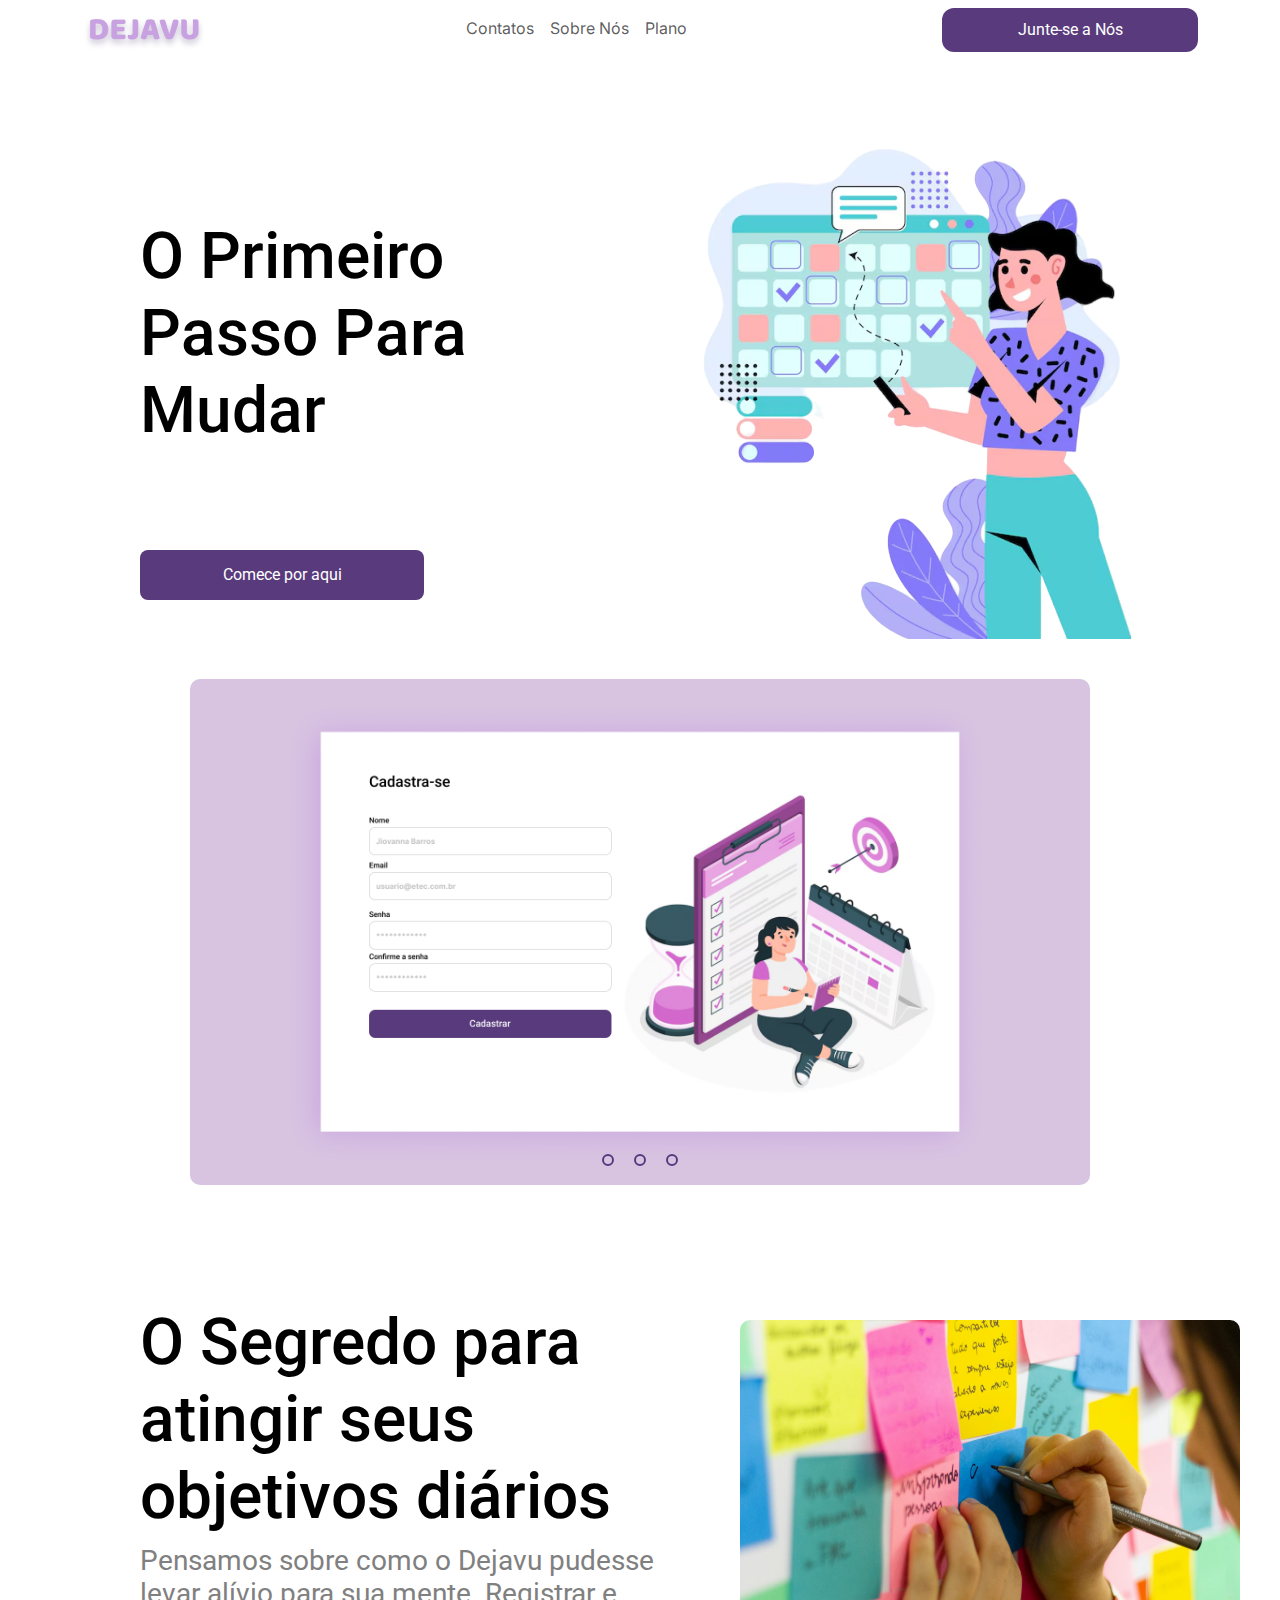
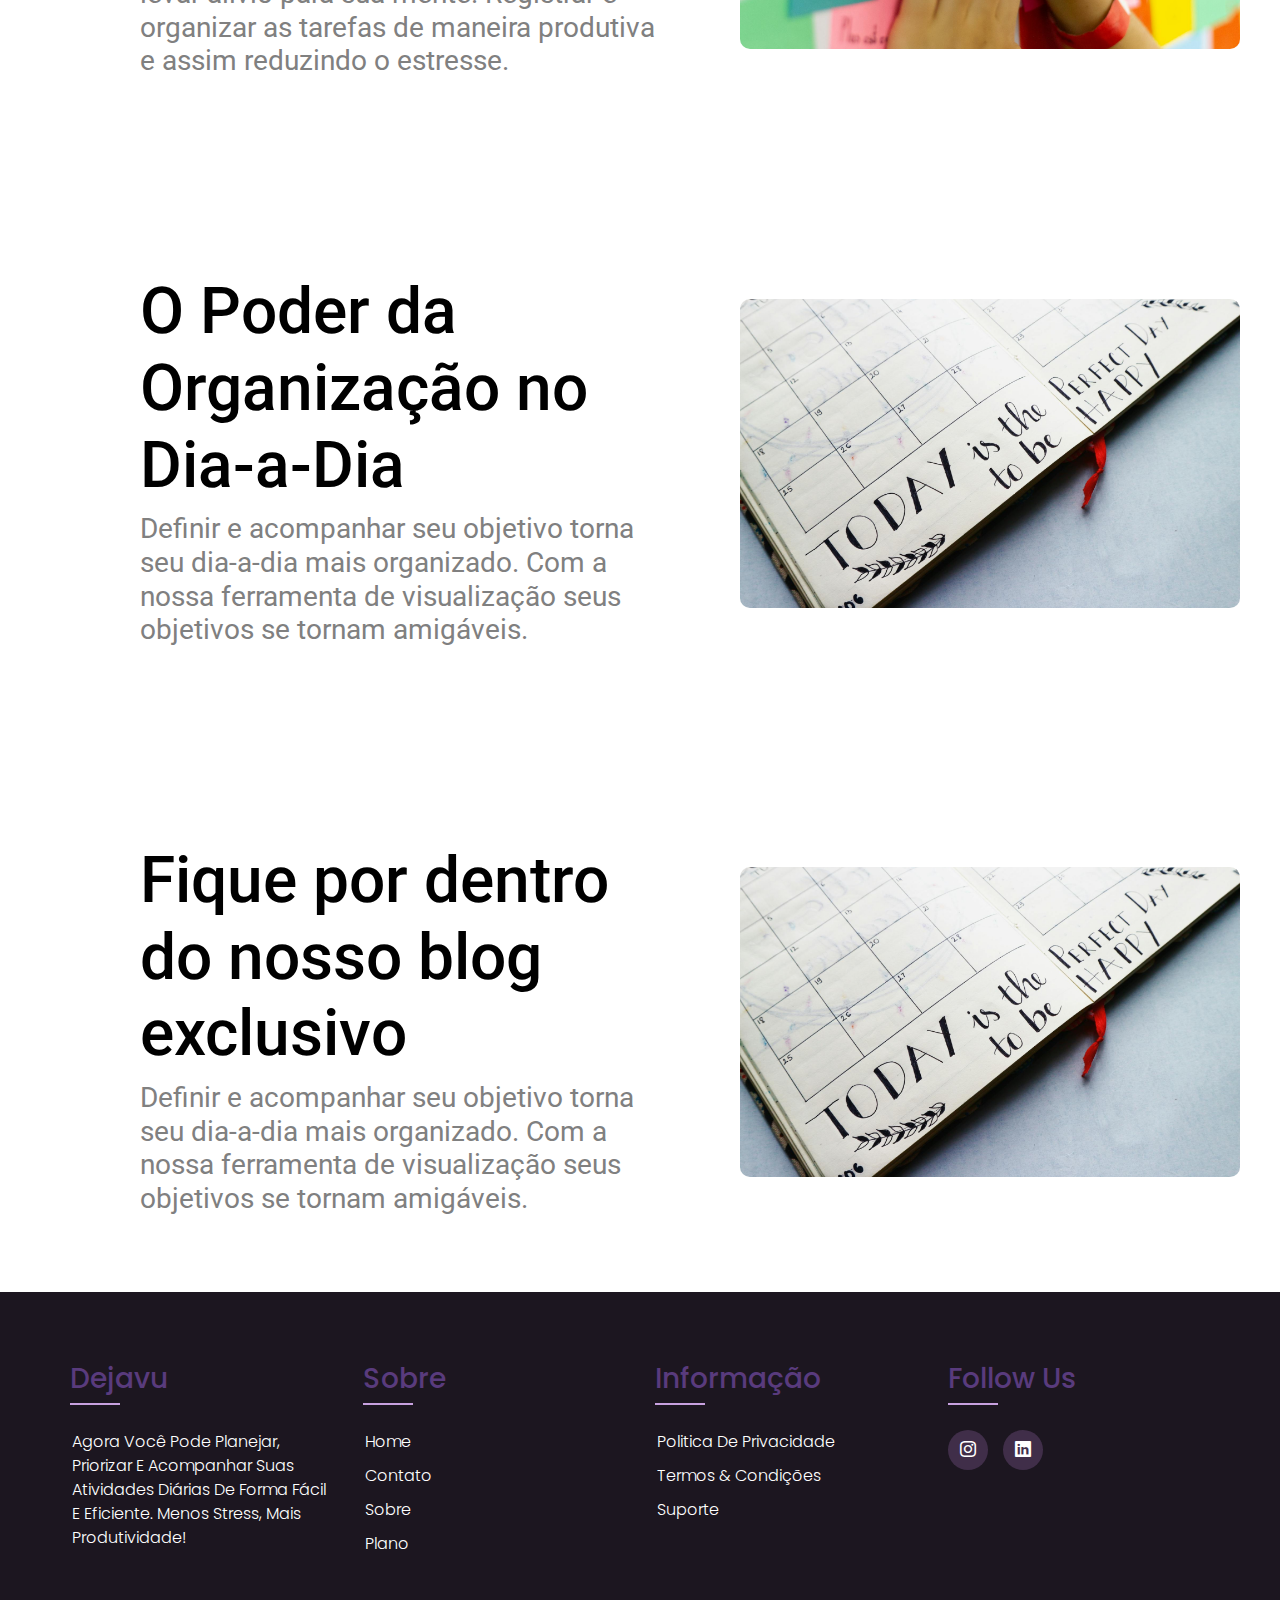
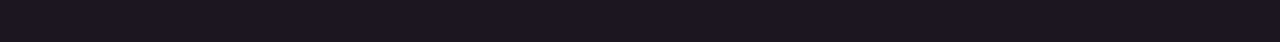
<file: index.html>
<!DOCTYPE html>
<html lang="pt-BR">

<head>
    <meta charset="UTF-8">
    <meta name="viewport" content="width=device-width, initial-scale=1.0">
    <link rel="stylesheet" href="assets/css/index.css">
    <link rel="icon" href="assets/img/DejavuLogoofc.png" type="image/x-icon">
    <title>Dejavu</title>
</head>

<body>
    <!--NavBar-->
    <nav class="navbar navbar-expand-lg bg-transparent ">
        <div class="container">
            <!--Logo-->
            <a href="index.html">
                <img src="assets/img/dejavuLogo.png" alt="Logo Dejavu" class="logo-img">
            </a>
            <!--Toggle Button-->
            <button class="navbar-toggler shadow-none border-0" type="button" data-bs-toggle="offcanvas"
                data-bs-target="#offcanvas-navbar" aria-controls="offcanvas-navbar" aria-label="Toggle navigation">
                <span class="navbar-toggler-icon"></span>
            </button>

            <!--SideBar-->
            <div class="sidebar offcanvas offcanvas-start" tabindex="-1" id="offcanvas-navbar"
                aria-labelledby="offcanvas-navbar-label">
                <div class="offcanvas-header">
                    <img src="assets/img/dejavuLogo.png" alt="Logo Dejavu" class="logo-img-sidebar"
                        style="margin-top: 15px;">
                    <button type="button" class="btn-close" data-bs-dismiss="offcanvas" aria-label="Close"></button>
                </div>
                <div class="offcanvas-body">
                    <ul class="navbar-nav justify-content-center flex-grow-1 pe-3">
                        <li class="nav-item">
                            <a class="nav-link" href="contacts.html">Contatos</a>
                        </li>
                        <li class="nav-item">
                            <a class="nav-link" href="about-us.html">Sobre Nós</a>
                        </li>
                        </li>
                        <a class="nav-link" href="#">Plano</a>
                        </li>
                    </ul>

                    <!--Login // Sign Up-->
                    <div class="d-flex justify-content-center align-items-center gap-3">
                        <a href="register.html" class="register-button">Junte-se a Nós</a>
                    </div>

                </div>
            </div>
        </div>
    </nav>
    <!--Hero Section-->
    <section class="hero-section">
        <div class="content-2">
            <h1 class="title">O Primeiro<br>Passo Para<br>Mudar</h1>
            <div class="buttons">
                <a href="home.html" class="button primary">Comece por aqui</a>
                
            </div>
        </div>
        <div class="image-container">
            <img src="assets/img/foto-home.png" alt="teste" style="width: 449px; height: 509px;">
        </div>
    </section>
    <!--End Hero Section-->


    <!--image slider start-->
    <div class="slider">
        <div class="slides">
            <!--radio buttons start-->
            <input type="radio" name="radio-btn" id="radio1">
            <input type="radio" name="radio-btn" id="radio2">
            <input type="radio" name="radio-btn" id="radio3">
            <input type="radio" name="radio-btn" id="radio4">
            <!--radio buttons end-->

            <!--slide images start-->
            <div class="slide first">
                <img src="assets/img/signup-screen-2024.png" alt="">
            </div>
            <div class="slide">
                <img src="assets/img/home-screen-2024.png" alt="">
            </div>
            <div class="slide">
                <img src="assets/img/Login.png" alt="">
            </div>
            <!--slide images end-->

            <!--automatic navigation start-->
            <div class="navigation-auto">
                <div class="auto-btn1"></div>
                <div class="auto-btn2"></div>
                <div class="auto-btn3"></div>
            </div>
            <!--automatic navigation end-->
        </div>
    </div>
    <!--image slider end-->

    <!--Seção de texto 1-->
    <section class="text-section">
        <div class="content">
            <h1 class="title-2">O Segredo para <br> atingir seus <br> objetivos diários</h1>
            <p class="description">Pensamos sobre como o Dejavu pudesse <br> levar alívio para sua mente. Registrar e
                <br>
                organizar as tarefas de maneira produtiva <br> e assim reduzindo o estresse.
            </p>
        </div>
        <div class="image-section">
            <img src="assets/img/teste.png" alt="teste">
        </div>
    </section>
    <!--Fim da Seção de texto 1-->

    <!--Seção de texto 2-->
    <section class="text-section2">
        <div class="content">
            <h1 class="title-3">O Poder da <br> Organização no <br> Dia-a-Dia</h1>
            <p class="description-2">Definir e acompanhar seu objetivo torna <br> seu dia-a-dia mais organizado. Com a
                <br>nossa
                ferramenta de visualização seus <br> objetivos se tornam amigáveis.
            </p>
        </div>
        <div class="image-section2">
            <img src="assets/img/teste2.png" alt="teste">
        </div>
    </section>
    <!--Fim da Seção de texto 2-->

    <!--Seção de texto 3-->
    <section class="text-section3">
        <div class="content">
            <h1 class="title-4">Fique por dentro <br> do nosso blog <br> exclusivo</h1>
            <p class="description-3">Definir e acompanhar seu objetivo torna <br> seu dia-a-dia mais organizado. Com a
                <br> nossa ferramenta de visualização seus <br> objetivos se tornam amigáveis.
            </p>
        </div>
        <div class="image-section3">
            <img src="assets/img/teste2.png" alt="teste">
        </div>
    </section>
    <!--Fim da Seção de texto 2-->

    <!--Footer-->
    <footer class="footer">
        <div class="footer-container">
            <div class="footer-row">
                <div class="footer-col">
                    <h4>Dejavu</h4>
                    <ul>
                        <li>
                            <p>Agora você pode planejar, priorizar e acompanhar suas atividades diárias de forma fácil e eficiente. Menos stress, mais produtividade! </p>
                        </li>
                    </ul>
                </div>
                <div class="footer-col">
                    <h4>Sobre</h4>
                    <ul>
                        <li><a href="#">Home</a></li>
                        <li><a href="contacts.html">Contato</a></li>
                        <li><a href="about-us.html">Sobre</a></li>
                        <li><a href="#">Plano</a></li>
                    </ul>
                </div>
                <div class="footer-col">
                    <h4>Informação</h4>
                    <ul>
                        <li><a href="#">Politica de privacidade</a></li>
                        <li><a href="#">Termos & Condições</a></li>
                        <li><a href="contacts.html">Suporte</a></li>
                    </ul>
                </div>
                <div class="footer-col">
                    <h4>Follow Us</h4>
                    <div class="social-links">
                        <a href="#"><i class="bi bi-instagram"></i></a>
                        <a href="#"><i class="bi bi-linkedin"></i></a>
                    </div>
                </div>
            </div>
        </div>
    </footer>
    <!--End Footer-->

    <script type="text/javascript">
        var counter = 1;
        setInterval(function () {
            document.getElementById('radio' + counter).checked = true;
            counter++;
            if (counter > 4) {
                counter = 1;
            }
        }, 3000);
    </script>

    <!--End Slider-->

    <!--Bootstrap CSS-->
    <link href="https://cdn.jsdelivr.net/npm/bootstrap@5.3.3/dist/css/bootstrap.min.css" rel="stylesheet"
        integrity="sha384-QWTKZyjpPEjISv5WaRU9OFeRpok6YctnYmDr5pNlyT2bRjXh0JMhjY6hW+ALEwIH" crossorigin="anonymous">
    <!--Bootstrap Icons-->
    <link rel="stylesheet" href="https://cdn.jsdelivr.net/npm/bootstrap-icons@1.11.3/font/bootstrap-icons.min.css">
    <!--Bootstrap JS-->
    <script src="https://cdn.jsdelivr.net/npm/bootstrap@5.3.3/dist/js/bootstrap.bundle.min.js"
        integrity="sha384-YvpcrYf0tY3lHB60NNkmXc5s9fDVZLESaAA55NDzOxhy9GkcIdslK1eN7N6jIeHz"
        crossorigin="anonymous"></script>
</body>

</html>
</file>
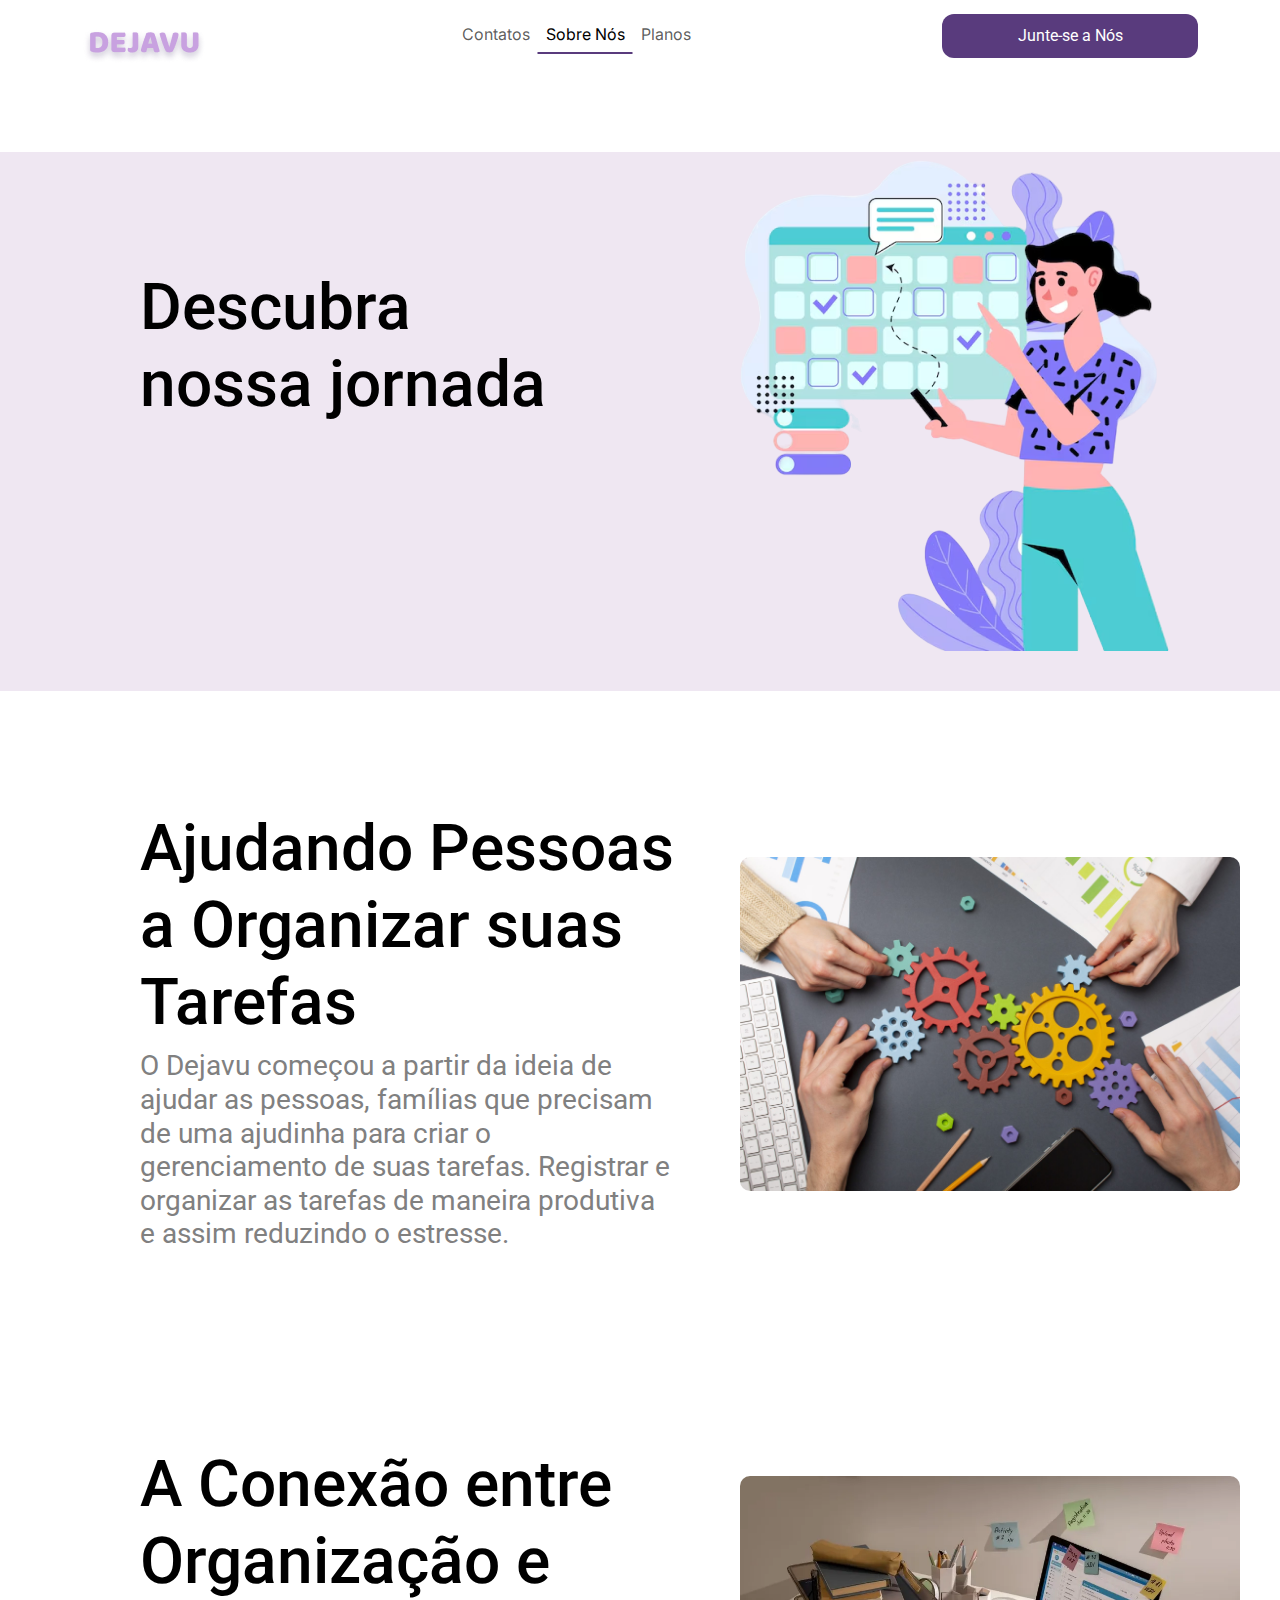
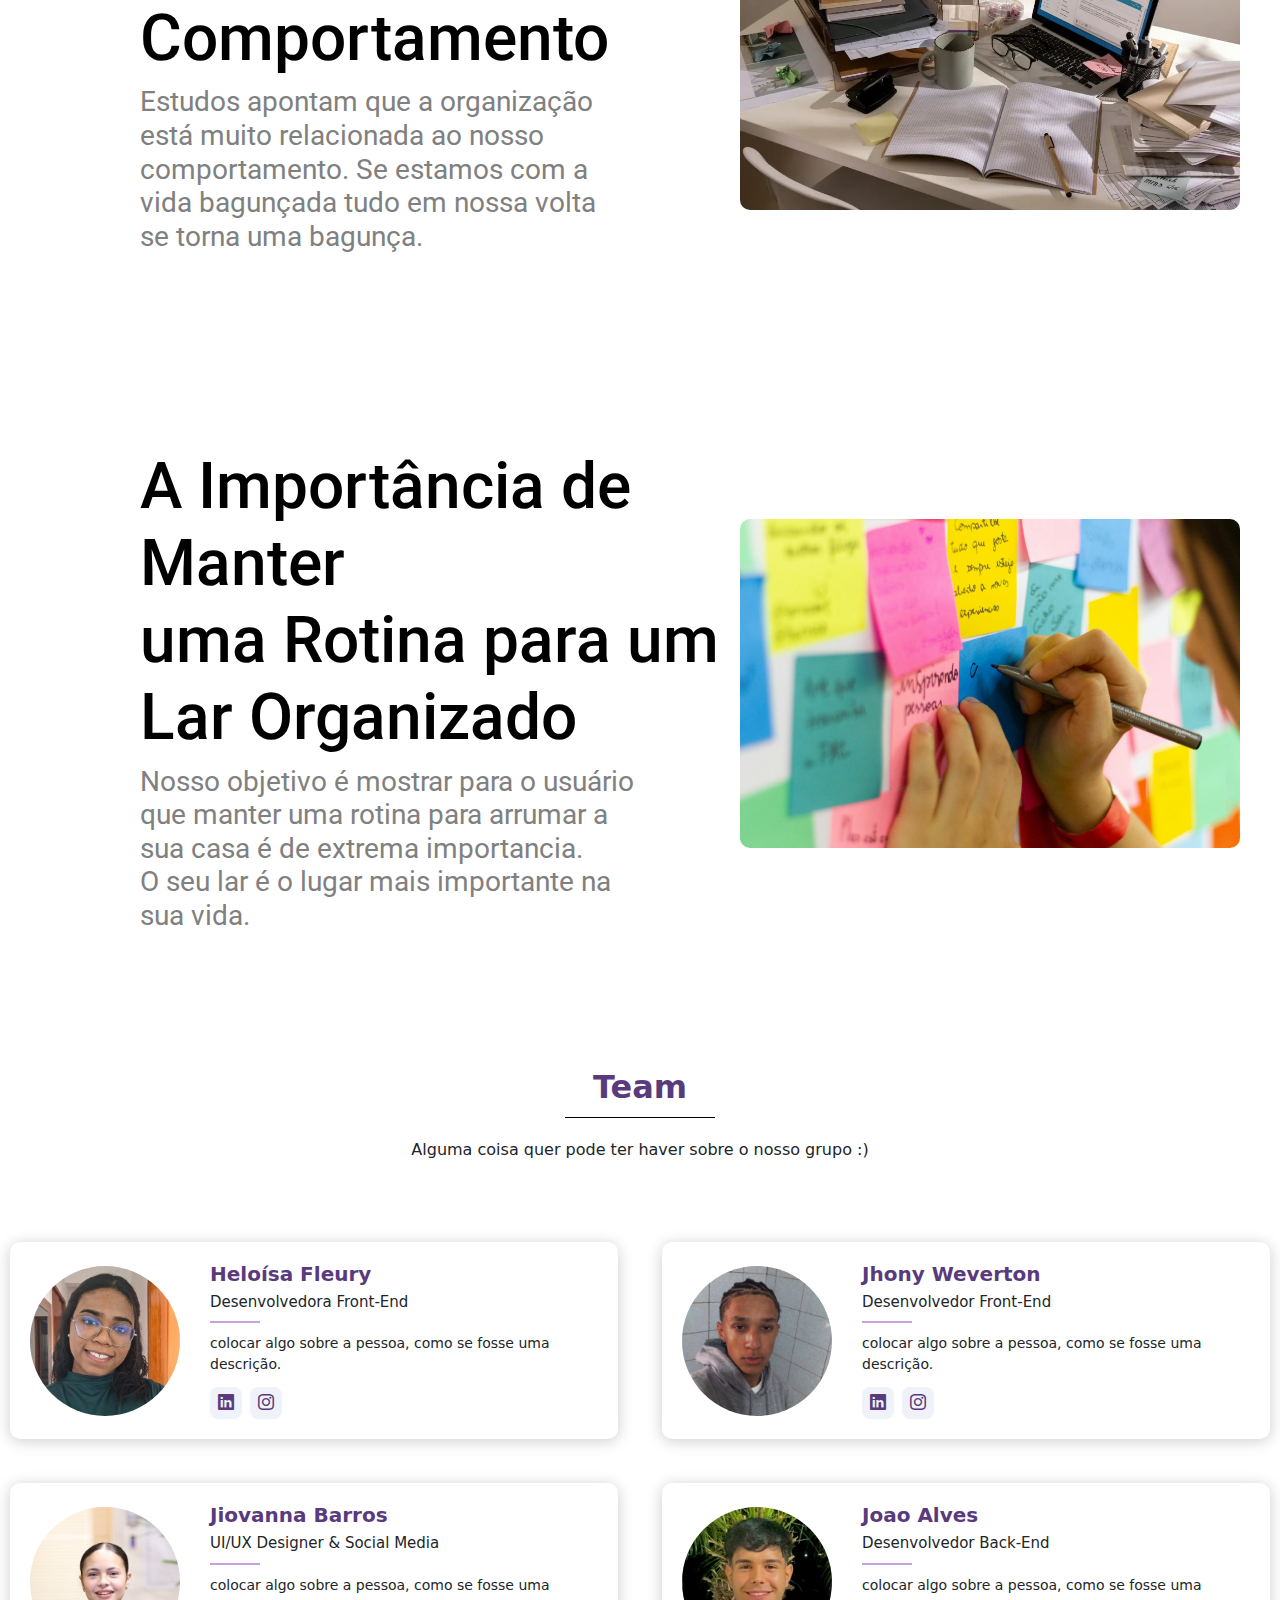
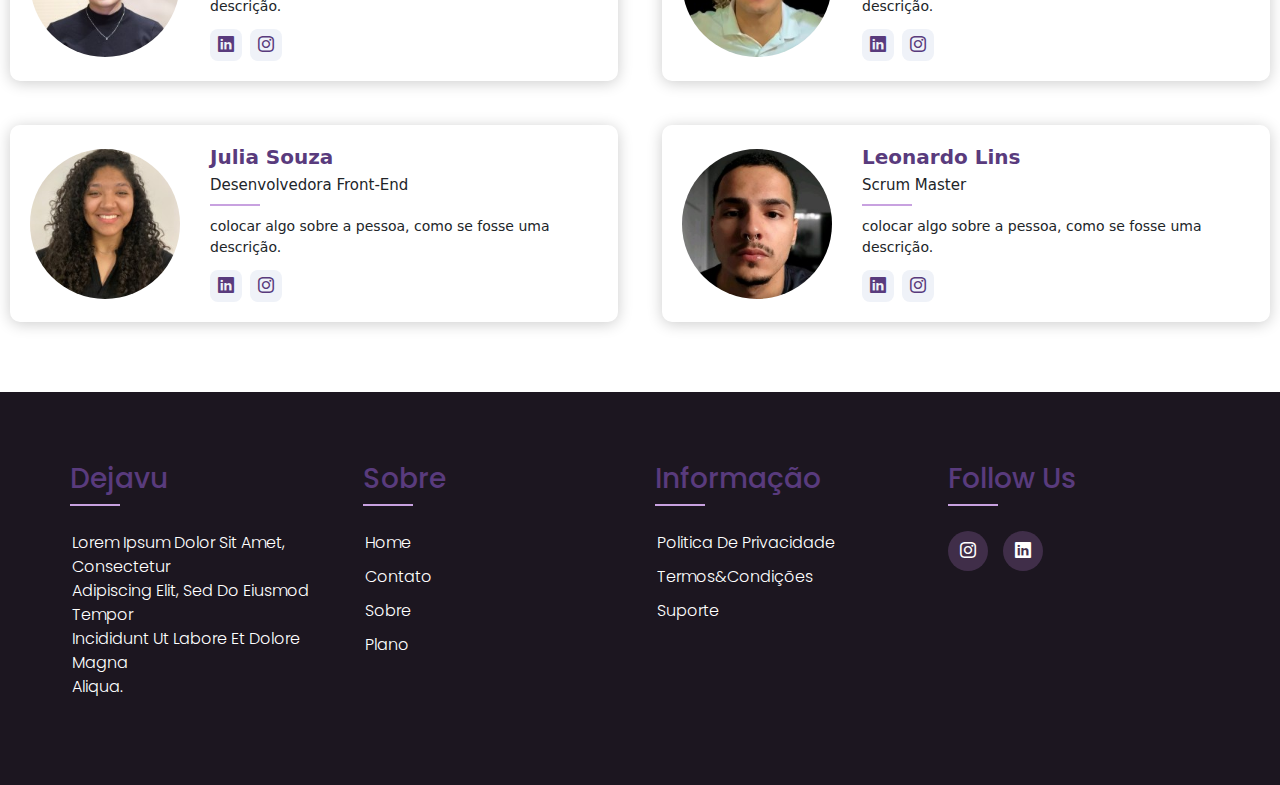
<file: about-us.html>
<!DOCTYPE html>
<html lang="en">

<head>
    <meta charset="UTF-8">
    <meta name="viewport" content="width=device-width, initial-scale=1.0">
    <link rel="icon" href="assets/img/DejavuLogoofc.png" type="image/x-icon">
    <link rel="stylesheet" href="assets/css/about-us.css">
    <title>Dejavu</title>
</head>

<body>
    <!--NavBar-->
    <nav class="navbar navbar-expand-lg bg-transparent">
        <div class="container">
            <!--Logo-->
            <a href="index.html">
                <img src="assets/img/dejavuLogo.png" alt="Logo Dejavu" class="logo-img">
            </a>
            <!--Toggle Button-->
            <button class="navbar-toggler shadow-none border-0" type="button" data-bs-toggle="offcanvas"
                data-bs-target="#offcanvas-navbar" aria-controls="offcanvas-navbar" aria-label="Toggle navigation">
                <span class="navbar-toggler-icon"></span>
            </button>

            <!--SideBar-->
            <div class="sidebar offcanvas offcanvas-start" tabindex="-1" id="offcanvas-navbar"
                aria-labelledby="offcanvas-navbar-label">
                <div class="offcanvas-header">
                    <img src="assets/img/dejavuLogo.png" alt="Logo Dejavu" class="logo-img-sidebar"
                        style="margin-top: 15px;">
                    <button type="button" class="btn-close" data-bs-dismiss="offcanvas" aria-label="Close"></button>
                </div>
                <div class="offcanvas-body">
                    <ul class="navbar-nav justify-content-center flex-grow-1 pe-3">
                        <li class="nav-item">
                            <a class="nav-link" href="contacts.html">Contatos</a>
                        </li>
                        <li class="nav-item">
                            <a class="nav-link active " href=" ">Sobre Nós</a>
                        </li>
                        <li class="nav-item">
                            <a class="nav-link " href=" ">Planos</a>
                        </li>
                    </ul>

                    <!--Login // Sign Up-->
                    <div class="d-flex justify-content-center align-items-center gap-3">
                        <a href="register.html" class="register-button">Junte-se a Nós</a>
                    </div>

                </div>
            </div>
        </div>
    </nav>
    <!--Hero Section-->
    <section class="hero-section">
        <div class="content-2">
            <h1 class="title">Descubra<br> nossa jornada </h1>
            <div class="buttons">
                <a href="#" class="button primary">Comece por aqui</a>
                <a href="#" class="button secondary">Comece por aqui</a>
            </div>
        </div>
        <div class="image-container">
            <img src="assets/img/Foto-home.png" alt="teste" style="width: 449px; height: 509px;">
        </div>
    </section>
    <!--End Hero Section-->


    <!-- Seção de texto 1 -->
 
    <!-- Fim da Seção de texto 1 -->

    <!-- Seção de texto 2 -->
    <section class="section-text section-2">
        <div class="content">
            <h1 class="section-title">Ajudando Pessoas <br> a Organizar suas Tarefas</h1>
            <p class="section-description">O Dejavu começou a partir da ideia de <br> ajudar as pessoas, famílias que
                precisam <br> de uma ajudinha para criar o <br> gerenciamento de suas tarefas.
                Registrar e<br>
                organizar as tarefas de maneira produtiva <br> e assim reduzindo o estresse.
            </p>
        </div>
        <div class="section-image">
            <img src="assets/img/engrenagem.jpg" alt="teste">
        </div>
    </section>
    <!-- Fim da Seção de texto 2 -->

    <!-- Seção de texto 3 -->
    <section class="section-text section-3">
        <div class="content">
            <h1 class="section-title">A Conexão entre <br> Organização e <br> Comportamento</h1>
            <p class="section-description">Estudos apontam que a organização <br> está muito relacionada ao nosso <br>
                comportamento. Se estamos com a <br> vida bagunçada tudo em nossa volta <br> se torna uma bagunça.
            </p>
        </div>
        <div class="section-image">
            <img src="assets/img/mesa-de-trabalho.webp" alt="teste">
        </div>
    </section>
    <!-- Fim da Seção de texto 3 -->

    <!-- Seção de texto 4 -->
    <section class="section-text section-1">
        <div class="content">
            <h1 class="section-title">A Importância de Manter <br> uma Rotina para um <br> Lar Organizado</h1>
            <p class="section-description">Nosso objetivo é mostrar para o usuário <br> que manter uma rotina para
                arrumar a <br> sua casa é de extrema importancia. <br> O seu lar é o lugar mais importante na <br> sua
                vida.
            </p>
        </div>
        <div class="section-image">
            <img src="assets/img/teste.png" alt="teste">
        </div>
    </section>
    <!-- Fim da Seção de texto 4 -->

    <!--Team Section-->
    <section class="team">
        <div class="container-team">
            <div class="section-team-title">
                <h2>Team</h2>
                <div class="underline"></div>
                <p>Alguma coisa quer pode ter haver sobre o nosso grupo :) </p>
            </div>
            <div class="row">
                <!--Team member 1-->
                <div class="col-lg-6 mt-4">
                    <div class="member d-flex allign-items-start">
                        <div class="teampic">
                            <img src="./assets/img/heloisa-perfil.jpg" class="img-fluid" alt="team1">
                        </div>
                        <div class="member-info">
                            <h4>Heloísa Fleury</h4>
                            <span>Desenvolvedora Front-End</span>
                            <p>colocar algo sobre a pessoa, como se fosse uma descrição.</p>
                            <div class="social">
                                <a href=" https://www.linkedin.com/in/helo%C3%ADsa-fleury-jardim-2780482b8/ "> <i class="bi bi-linkedin"></i>  </a>
                                <a href=" "> <i class="bi bi-instagram"></i> </a>
                            </div>
                        </div>
                    </div>
                </div>

                <!--Team member 2-->
                <div class="col-lg-6 mt-4">
                    <div class="member d-flex allign-items-start">
                        <div class="teampic">
                            <img src="./assets/img/jhony-perfil.jpeg" class="img-fluid" alt="team3">
                        </div>
                        <div class="member-info">
                            <h4>Jhony Weverton</h4>
                            <span>Desenvolvedor Front-End</span>
                            <p>colocar algo sobre a pessoa, como se fosse uma descrição.</p>
                            <div class="social">
                                <a href=" https://www.linkedin.com/in/jhony-weverton-147412286/ "> <i class="bi bi-linkedin"></i> </a>
                                <a href=" https://www.instagram.com/_jhonyw/ "> <i class="bi bi-instagram"></i> </a>
                            </div>
                        </div>
                    </div>
                </div>

                <!--Team member 3-->
                <div class="col-lg-6 mt-4">
                    <div class="member d-flex allign-items-start">
                        <div class="teampic">
                            <img src="./assets/img/jiovanna-perfil.jpg" class="img-fluid" alt="team2">
                        </div>
                        <div class="member-info">
                            <h4>Jiovanna Barros</h4>
                            <span>UI/UX Designer & Social Media</span>
                            <p>colocar algo sobre a pessoa, como se fosse uma descrição.</p>
                            <div class="social">
                                <a href=" https://www.linkedin.com/in/jiovanna-barros-26945723b/ "> <i class="bi bi-linkedin"></i> </a>
                                <a href=" "> <i class="bi bi-instagram"></i> </a>
                            </div>
                        </div>
                    </div>
                </div>
                <!--Team member 4-->
                <div class="col-lg-6 mt-4">
                    <div class="member d-flex allign-items-start">
                        <div class="teampic">
                            <img src="./assets/img/joao-perfil.jpg" class="img-fluid" alt="team4">
                        </div>
                        <div class="member-info">
                            <h4>Joao Alves</h4>
                            <span>Desenvolvedor Back-End</span>
                            <p>colocar algo sobre a pessoa, como se fosse uma descrição.</p>
                            <div class="social">
                                <a href=" https://www.linkedin.com/in/joao-pedro-dos-santos-alves-5591a2265/ "> <i class="bi bi-linkedin"></i> </a>
                                <a href=" "> <i class="bi bi-instagram"></i> </a>
                            </div>
                        </div>
                    </div>
                </div>
                <!--Team member 5-->
                <div class="col-lg-6 mt-4">
                    <div class="member d-flex allign-items-start">
                        <div class="teampic">
                            <img src="./assets/img/julia-perfil.jpg" class="img-fluid" alt="team5">
                        </div>
                        <div class="member-info">
                            <h4>Julia Souza</h4>
                            <span>Desenvolvedora Front-End</span>
                            <p>colocar algo sobre a pessoa, como se fosse uma descrição.</p>
                            <div class="social">
                                <a href=" https://www.linkedin.com/in/juliasisouza/ "> <i class="bi bi-linkedin"></i> </a>
                                <a href=" "> <i class="bi bi-instagram"></i> </a>
                            </div>
                        </div>
                    </div>
                </div>
                <!--Team member 6-->
                <div class="col-lg-6 mt-4">
                    <div class="member d-flex allign-items-start">
                        <div class="teampic">
                            <img src="./assets/img/leonardo-perfil.jpg" class="img-fluid" alt="team6">
                        </div>
                        <div class="member-info">
                            <h4>Leonardo Lins</h4>
                            <span>Scrum Master</span>
                            <p>colocar algo sobre a pessoa, como se fosse uma descrição.</p>
                            <div class="social">
                                <a href=" https://www.linkedin.com/in/leonardolinsv/ "> <i class="bi bi-linkedin"></i> </a>
                                <a href=" "> <i class="bi bi-instagram"></i> </a>
                            </div>
                        </div>
                    </div>
                </div>
            </div>
        </div>

    </section>

    <!--Footer-->
    <footer class="footer">
        <div class="footer-container">
            <div class="footer-row">
                <div class="footer-col">
                    <h4>Dejavu</h4>
                    <ul>
                        <li>
                            <p>Lorem ipsum dolor sit amet, consectetur <br> adipiscing elit, sed do eiusmod tempor <br>
                                incididunt ut labore et dolore magna <br> aliqua. </p>
                        </li>
                    </ul>
                </div>
                <div class="footer-col">
                    <h4>Sobre</h4>
                    <ul>
                        <li><a href="#">Home</a></li>
                        <li><a href="#">Contato</a></li>
                        <li><a href="#">Sobre</a></li>
                        <li><a href="#">Plano</a></li>
                    </ul>
                </div>
                <div class="footer-col">
                    <h4>Informação</h4>
                    <ul>
                        <li><a href="#">Politica de privacidade</a></li>
                        <li><a href="#">Termos&Condições</a></li>
                        <li><a href="#">Suporte</a></li>
                    </ul>
                </div>
                <div class="footer-col">
                    <h4>Follow Us</h4>
                    <div class="social-links">
                        <a href="#"><i class="bi bi-instagram"></i></a>
                        <a href="#"><i class="bi bi-linkedin"></i></a>
                    </div>
                </div>
            </div>
        </div>
    </footer>
    <!--End Footer-->
    <!--Bootstrap CSS-->
    <link href="https://cdn.jsdelivr.net/npm/bootstrap@5.3.3/dist/css/bootstrap.min.css" rel="stylesheet"
        integrity="sha384-QWTKZyjpPEjISv5WaRU9OFeRpok6YctnYmDr5pNlyT2bRjXh0JMhjY6hW+ALEwIH" crossorigin="anonymous">
    <!--Bootstrap Icon-->
    <link rel="stylesheet" href="https://cdn.jsdelivr.net/npm/bootstrap-icons@1.11.3/font/bootstrap-icons.min.css">
    <!--Bootstrap JS-->
    <script src="https://cdn.jsdelivr.net/npm/bootstrap@5.3.3/dist/js/bootstrap.bundle.min.js"
        integrity="sha384-YvpcrYf0tY3lHB60NNkmXc5s9fDVZLESaAA55NDzOxhy9GkcIdslK1eN7N6jIeHz"
        crossorigin="anonymous"></script>
</body>

</html>
</file>
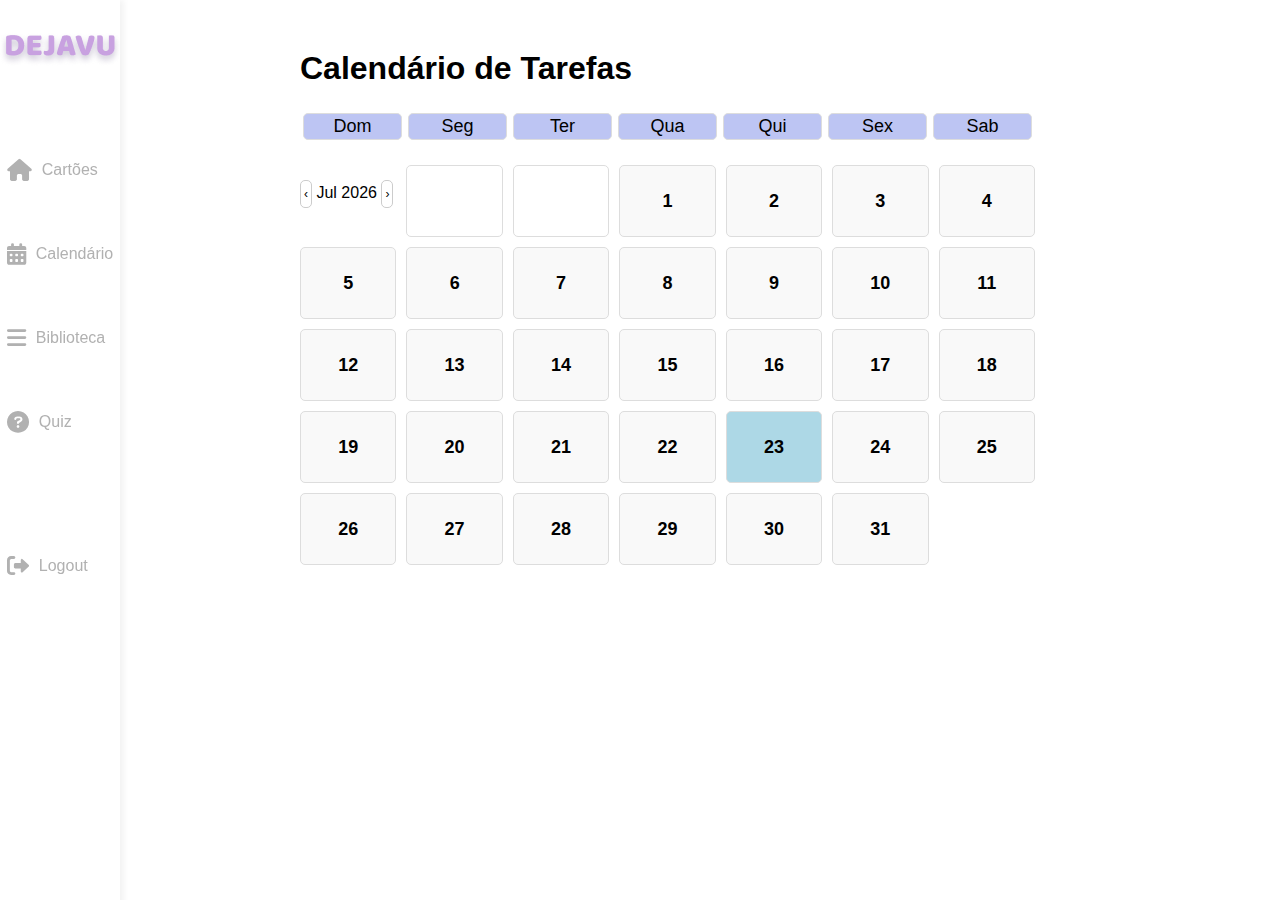
<file: calendar.html>
<!DOCTYPE html>
<html lang="pt-BR">
<head>
    <meta charset="UTF-8">
    <meta name="viewport" content="width=device-width, initial-scale=1.0">
    <link rel="stylesheet" href="assets/css/calendar.css">
    <link rel="stylesheet" href="assets/css/sidebar.css">
    <title>Calendário</title>
    <link rel="icon" href="assets/img/DejavuLogoofc.png" type="image/x-icon">
    <link rel="stylesheet" href="https://cdnjs.cloudflare.com/ajax/libs/font-awesome/6.0.0-beta3/css/all.min.css">
</head>
<body>
   
    <div class="container">
        <div class="sidebar">
            <button id="logo-main">
                <img src="assets/img/writelogo.png" alt="Logo" />
            </button>
            <div class="menu">
                <a href="home.html">
                    <button class="nav-button">
                        <i class="fas fa-home"></i>
                        <span>Cartões</span>
                    </button>
                </a>

                <a href="calendar.html">
                    <button class="nav-button">
                        <i class="fas fa-calendar-alt"></i>
                        <span>Calendário</span>
                    </button>
                </a>
                <a href="library.html">
                    <button class="nav-button">
                        <i class="fas fa-bars"></i>
                        <span>Biblioteca</span>
                    </button>
                </a>

                <a href="quiz.html">
                    <button class="nav-button">
                        <i class="fas fa-question-circle"></i>
                        <span>Quiz</span>
                    </button>
                </a>

                <a href="index.html" class="logout">
                    <button class="nav-button">
                        <i class="fas fa-sign-out-alt"></i>
                        <span>Logout</span>
                    </button>
                </a>
            </div>
        </div>

        <div class="main">
            <h1>Calendário de Tarefas</h1>


            <div class="week-header">
                <div class="calendar-day">Dom</div>
                <div class="calendar-day">Seg</div>
                <div class="calendar-day">Ter</div>
                <div class="calendar-day">Qua</div>
                <div class="calendar-day">Qui</div>
                <div class="calendar-day">Sex</div>
                <div class="calendar-day">Sab</div>
            </div>
            <div id="calendar"></div>
        
            <!-- Novo contêiner para exibir as tarefas do dia -->
            <div id="task-details" style="display: none;">
                <h2>Tarefas do Dia</h2>
                <ul id="task-list-details"></ul>
            </div>
        </div>

    <div class="hamburger" onclick="toggleSidebar()">
        <i class="fas fa-bars"></i>
    </div>

    <!-- Scripts movidos para o final do body -->
    <script src="assets/js/calendar.js" defer></script>
    <script src="assets/js/to-do-list.js" defer></script>

</body>
</html>
</file>
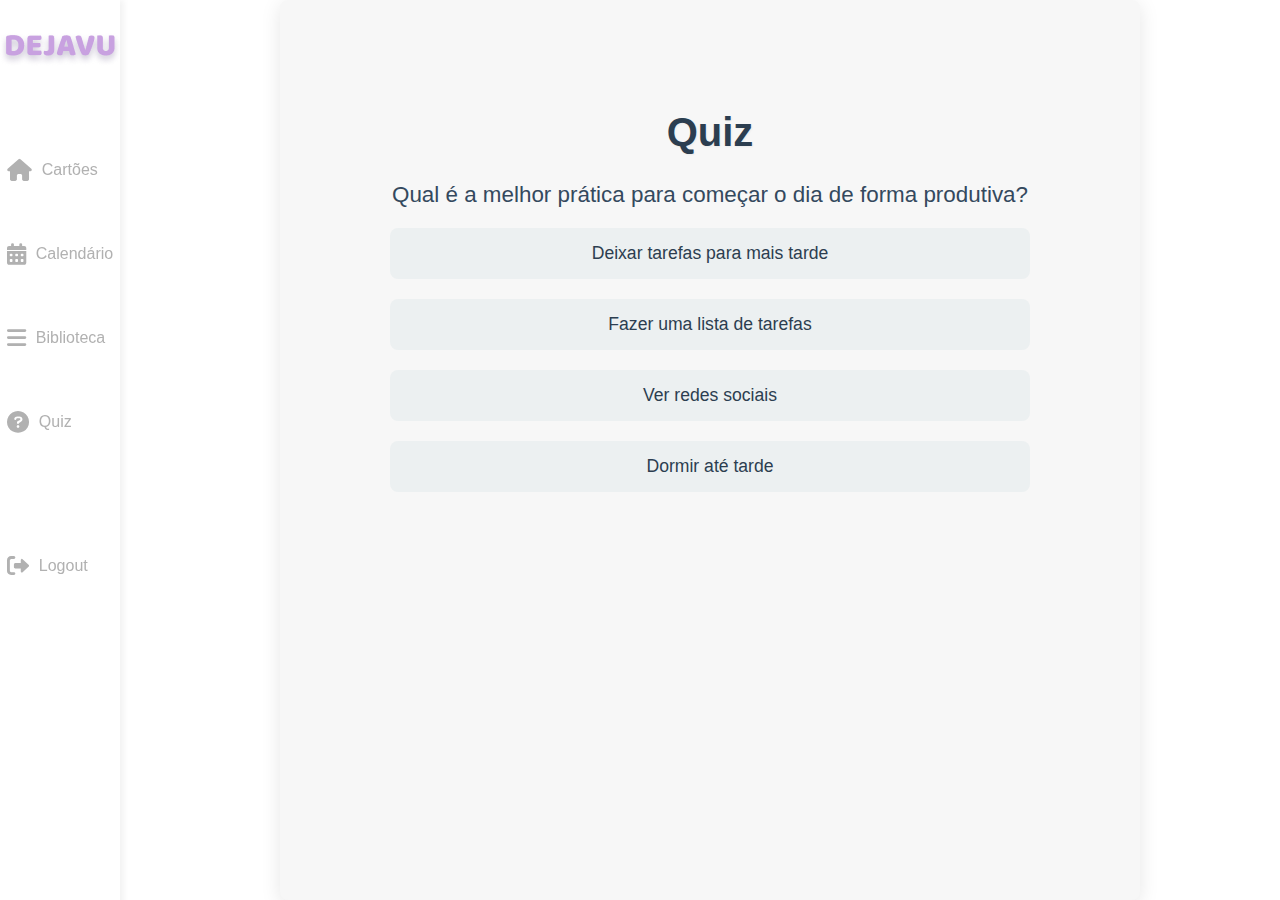
<file: quiz.html>
<!DOCTYPE html>
<html lang="en">
<head>
    <meta charset="UTF-8">
    <meta name="viewport" content="width=device-width, initial-scale=1.0">
    <link rel="stylesheet" href="assets/css/quiz.css">
    <link rel="stylesheet" href="assets/css/sidebar.css">
    <title>Quiz</title>
    <link rel="icon" href="assets/img/DejavuLogoofc.png" type="image/x-icon">
    <link rel="stylesheet" href="https://cdnjs.cloudflare.com/ajax/libs/font-awesome/6.0.0-beta3/css/all.min.css">
</head>
<body>

    <div class="container">
        <div class="sidebar">
            <button id="logo-main">
                <img src="assets/img/writelogo.png" alt="Logo" />
            </button>
            <div class="menu">
               

                <a href="home.html">
                    <button class="nav-button">
                        <i class="fas fa-home"></i>
                        <span>Cartões</span>
                    </button>
                </a>

                <a href="calendar.html">
                    <button class="nav-button">
                        <i class="fas fa-calendar-alt"></i>
                        <span>Calendário</span>
                    </button>
                </a>
                <a href="library.html">
                    <button class="nav-button">
                        <i class="fas fa-bars"></i>
                        <span>Biblioteca</span>
                    </button>
                </a>

                 <!-- Botão para abrir o modal com ícone + -->
                 <a href="quiz.html">
                    <button class="nav-button">
                        <i class="fas fa-question-circle"></i>
                        <span>Quiz</span>
                    </button>
                </a>

                <a href="index.html" class="logout">
                    <button class="nav-button">
                        <i class="fas fa-sign-out-alt"></i>
                        <span>Logout</span>
                    </button>
                </a>
            </div>
        </div>
    



        <div class="quiz-container">
            <h1>Quiz</h1>
            <div id="quiz">
                <div id="question"></div>
                <div class="options">
                    <button class="option" onclick="selectAnswer(0)"></button>
                    <button class="option" onclick="selectAnswer(1)"></button>
                    <button class="option" onclick="selectAnswer(2)"></button>
                    <button class="option" onclick="selectAnswer(3)"></button>
                </div>
            </div>
            <div id="result" class="hidden">
                <h2>Sua pontuação: <span id="score"></span></h2>
                <button onclick="restartQuiz()">Reiniciar Quiz</button>
            </div>
        </div>


        <div class="hamburger" onclick="toggleSidebar()">
            <i class="fas fa-bars"></i>
        </div>

        <script src="assets/js/quiz.js"></script>
        <script src="assets/js/sidebar.js"></script>
        <script src="assets/js/to-do-list.js"></script>

</body>
</html>
</file>
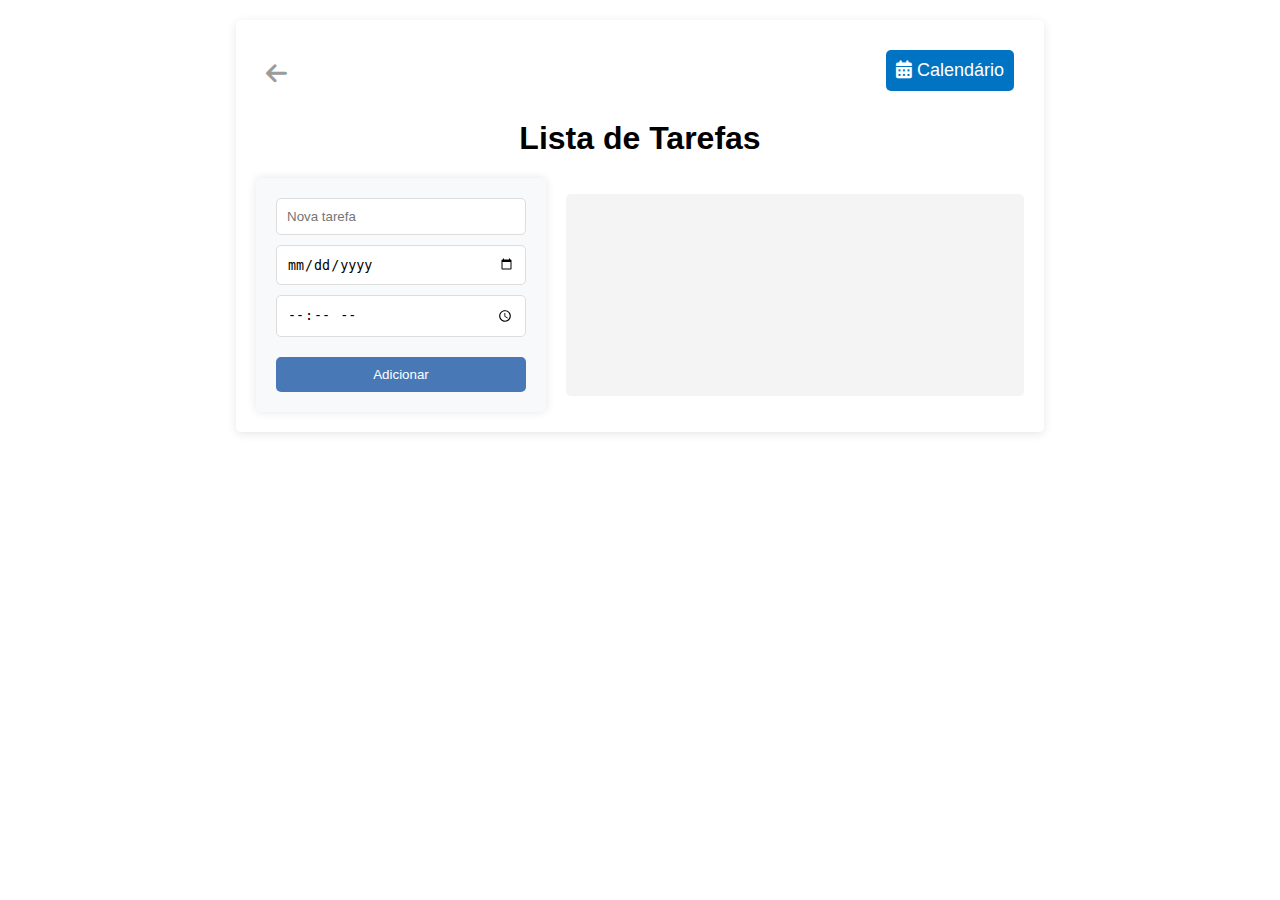
<file: to-do-list.html>
<!DOCTYPE html>
<html lang="pt-BR">
<head>
    <meta charset="UTF-8">
    <meta name="viewport" content="width=device-width, initial-scale=1.0">
    <link rel="stylesheet" href="assets/css/to-do-list.css">
    <link rel="stylesheet" href="https://cdnjs.cloudflare.com/ajax/libs/font-awesome/6.0.0-beta3/css/all.min.css">
    <title>Lista de Tarefas</title>
    <link rel="icon" href="assets/img/dejavu-logo.jpg" type="image/x-icon">
</head>
<body>
    <div class="container">
        <button class="back-button" onclick="window.location.href='home.html';">
            <i class="fas fa-arrow-left"></i>
        </button>
        
         <!-- Novo botão para Calendar -->

        <button class="calendar-button" onclick="window.location.href='calendar.html?id=' + cardId;">
            <i class="fas fa-calendar-alt"></i> Calendário
        </button>
        
        
        <h1>Lista de Tarefas</h1>
        <div class="content">
            <!-- Formulário à esquerda -->
            <form id="task-form">
                <input type="text" id="task-input" placeholder="Nova tarefa" required>
                <input type="date" id="date-input">
                <input type="time" id="time-input">
                <button type="submit">Adicionar</button>
            </form>
            
            <!-- Lista de tarefas à direita -->
            <ul id="task-list"></ul>
        </div>
    </div>
    <script src="assets/js/to-do-list.js"></script>
    <script src="assets/js/calendar.js"></script>
</body>
</html>
</file>
<file: assets/css/index.css>
@import url('https://fonts.googleapis.com/css2?family=Roboto:ital,wght@0,100;0,300;0,400;0,500;0,700;0,900;1,100;1,300;1,400;1,500;1,700;1,900&display=swap');
@import url('https://fonts.googleapis.com/css2?family=Inter:ital,opsz,wght@0,14..32,100..900;1,14..32,100..900&display=swap');
@import url('https://fonts.googleapis.com/css2?family=Poppins:wght@300;400;500;600;700&display=swap');

:root {
    --font-roboto: 'Roboto', sans-serif;
    --font-inter: 'Inter', sans-serif;
    --font-poppins: 'poppins', sans-serif;
}

body {
    background: #fff;
    background-blend-mode: multiply;
    background-position: center;
    background-size: cover;
    background-repeat: no-repeat;
    line-height: 1.5;
}

.navbar-expand-lg {
    background-color: #593B7D;
}

.logo-img {
    margin-right: 20px;
    margin-top: 5px;
}

.navbar-toggler {
    border: none;
    font-size: 1.25rem;
}

.navbar-toggler:focus {
    box-shadow: none;
    outline: none;
}

.nav-link {
    font-family: var(--font-inter);
    font-size: 16px;
    color: #666777;
    font-weight: 500;
    position: relative;
}

.nav-link:hover,
.nav-link.active {
    color: black;
}

@media (min-width: 991px) {
    .nav-link::before {
        content: "";
        position: absolute;
        bottom: 0;
        left: 50%;
        transform: translateX(-50%);
        width: 0;
        height: 2px;
        background-color: #593B7D;
        visibility: hidden;
        transition: 0.3s ease-in-out;
    }

    .nav-link:hover::before,
    .nav-link.active::before {
        width: 100%;
        visibility: visible;
    }
}

.login-button {
    border-radius: 5px;
    font-family: var(--font-roboto);
    font-size: 16px;
    padding: 8px 20px;
    text-decoration: none;
    transition: background-color 0.3s;
    margin-left: 10px;
}

.login-button:hover {
    background-color: #d3d3d3;
    font-weight: 500;
    color: black;
}

.register-button {
    background-color: #593B7D;
    color: #fff;
    border-radius: 12px;
    font-family: var(--font-roboto);
    font-size: 16px;
    padding: 8px 20px;
    text-decoration: none;
    transition: background-color 0.3s;
    width: 256px;
    height: 44px;
    display: flex;
    align-items: center;
    justify-content: center;
}

.register-button:hover {
    background-color: #A67AB9;
    color: #674188;
}

@media (max-width: 991px) {
    .sidebar {
        background-color: rgba(255, 255, 255, 0.15);
        backdrop-filter: blur(10px);
    }
}

.logo-img-sidebar {
    margin-right: 20px;
}
/*Hero Section*/
.hero-section {
    display: flex;
    justify-content: space-between;
    align-items: center;
    padding: 40px;
    background-color: #fff;
    margin-top: 80px;
}

.content {
    max-width: 50%;
}

.title {
    font-family: var(--font-roboto);
    position: relative;
    font-size: 64px;
    color: black;
    margin-bottom: 100px;
    line-height: 1.2;
    margin-left: 100px;
}

.buttons {
    display: flex;
    gap: 20px;
}

.button {
    width: 284px;
    height: 50px;
    padding: 10px 20px;
    text-decoration: none;
    font-size: 16px;
    border-radius: 8px;
    transition: background-color 0.3s;
    display: flex;
    align-items: center;
    justify-content: center;
    position: relative;
    z-index: 2;
}

.primary {
    font-family: var(--font-roboto);
    background-color: #593B7D;
    color: white;
    margin-left: 100px;
}

.primary:hover {
    background-color: #A67AB9;
    color: #674188;
}

.secondary {
    font-family: var(--font-roboto);
    background-color: #e0c9f7;
    color: #5d3eaf;
    text-decoration: none;
}

.secondary:hover {
    background-color: #d1b3f4;
    color: #4b2e91;
}

.image-container img {
    max-width: 100%;
    height: auto;
    margin-right: 100px;
    margin-top: -50px;
    position: relative;
    z-index: 1;
}

.content {
    max-width: 100%;
    margin-bottom: 20px;
}

/* Carrosel ou Slider */


.slider {
    width: 100%;
    max-width: 900px;
    border-radius: 10px;
    overflow: hidden;
    position: relative;
    margin: 0 auto;
}

.slides {
    width: 400%;
    height: 100%;
    display: flex;
    transition: margin-left 0.5s ease;
}

.slides input {
    display: none;
}

.slide {
    width: 25%;
    transition: 2s;
}

.slide img {
    width: 100%;
    height: auto;
}



#radio1:checked~.first {
    margin-left: 0;
}

#radio2:checked~.first {
    margin-left: -25%;
}

#radio3:checked~.first {
    margin-left: -50%;
}

#radio4:checked~.first {
    margin-left: -75%;
}

/* CSS para navegação automática */

.navigation-auto {
    position: absolute;
    top: 95%;
    left: 50%;
    transform: translate(-50%, -50%);
    display: flex;
}

.navigation-auto div {
    border: 2px solid #593B7D;
    padding: 4px;
    border-radius: 10px;
    transition: 1s;
}

.navigation-auto div:not(:last-child) {
    margin-right: 20px;
}

#radio1:checked~.navigation-auto .auto-btn1 {
    background: #593B7D;
}

#radio2:checked~.navigation-auto .auto-btn2 {
    background: #593B7D;
}

#radio3:checked~.navigation-auto .auto-btn3 {
    background: #593B7D;
}

#radio4:checked~.navigation-auto .auto-btn4 {
    background: #593B7D;
}

/*Seção de texto*/

.text-section,
.text-section2, .text-section3 {
    display: flex;
    justify-content: space-between;
    align-items: center;
    padding: 40px;
    background-color: #fff;
    margin-top: 80px;
}

.title-2,
.title-3, .title-4 {
    font-family: var(--font-roboto);
    position: relative;
    font-size: 64px;
    color: black;
    line-height: 1.2;
    margin-left: 100px;
}

.description,
.description-2, .description-3 {
    font-family: var(--font-roboto);
    position: relative;
    font-size: 28px;
    color: #808080;
    line-height: 1.2;
    margin-left: 100px;
}

.image-section img,
.image-section2 img, .image-section3 img {
    width: 500px;
    height: auto;
    margin-right: 0;
    margin-top: -50px;
    position: relative;
    z-index: 1;
    border-radius: 10px;
}

.content {
    max-width: 100%;
    margin-bottom: 20px;
}

/*Footer*/
*{
    margin: 0;
    padding: 0;
    box-sizing: border-box;
}
.footer-container{
    max-width: 1170px;
    margin: auto
}
.footer-row{
    display: flex;
    flex-wrap: wrap;
}
ul {
    list-style: none;
}
.footer {
    background-color: #1c1620;
    padding: 70px 0;
}
.footer-col{
    width: 25%;
    padding: 0 15px;
}
.footer-col h4{
    font-size: 28px;
    color: #593b7d;
    text-transform: capitalize;
    margin-bottom: 35px;
    font-family: var(--font-poppins);
    font-weight: 500;
    position: relative;
}
.footer-col h4::before{
    content: '';
    position: absolute;
    left: 0;
    bottom: -10px;
    background-color: #C8A1E0;
    height: 2px;
    box-sizing: border-box;
    width: 50px;
}
.footer-col ul li:not(:last-child){
    margin-bottom: 10px;
}
.footer-col ul li a{
    font-family: var(--font-poppins);
    font-size: 16px;
    text-transform: capitalize;
    color: #ffffff; 
    text-decoration: none;
    font-weight: 300;
    display: block;
    margin-left: -30px;
    transition: all 0.3s ease;
}
.footer-col ul li a:hover{
    color: #ffffff;
    padding-left: 8px;
}
.footer-col .social-links a{
    display: inline-block;
    height: 40px;
    width: 40px;
    background-color: #402E49;
    margin: 0 10px 10px 0;
    text-align: center;
    line-height: 40px;
    border-radius: 50%;
    color: #ffffff;
    transition: all 0.5s ease;
}
.footer-col .social-links a:hover{
    color: #24262b;
    background-color: #ffffff;
}
.footer-col ul li p{
    font-family: var(--font-poppins);
    font-size: 16px;
    text-transform: capitalize;
    color: #ffffff; 
    text-decoration: none;
    font-weight: 300;
    display: block;
    margin-left: -30px;
    
}

/*responsive*/
@media(max-width: 767px) {
    .footer-col {
        width: 50%;
        margin-bottom: 30px;
    }
}

@media(max-width: 574px) {
    .footer-col {
        width: 100%;
    }
}

@media (max-width: 1230px) {
    .title {
        margin-left: 20px;
    }

    .primary {
        margin-left: 20px;
    }

    .title-2,
    .title-3, .title-4 {
        margin-left: 20px;
    }

    .description,
    .description-2, .description-3 {
        margin-left: 20px;
    }

    .image-section img,
    .image-section2 img, .image-section3 img {
        margin-right: 0;
        width: 400px;
        height: auto;
    }
}

@media (max-width: 1100px) {
    .title {
        margin-left: 0px;
    }

    .primary {
        margin-left: 0px;
    }

    .title-2,
    .title-3, .title-4 {
        margin-left: 0px;
    }


    .description,
    .description-2, .description-3 {
        margin-left: 0;
    }

    .image-section img,
    .image-section2 img, .image-section3 img {
        width: 350px;
        height: auto;
    }

}

/* Para telas médias (tablets ou telas menores) */
@media (max-width: 991px) {
    .hero-section {
        flex-direction: column;
        text-align: center;
    }

    .title {
        color: black;
        margin-bottom: 30px;
        margin-top: -40px;
        font-weight: 605;
        line-height: 1.2;
        font-size: 64px;
        margin-left: 50px;
        margin-bottom: 80px;
    }

    .content {
        margin-bottom: 15px;
    }

    .image-container {
        max-width: 90%;
        margin-top: 80px;
        margin-left: 120px;
        display: none;
        /* Exibe a imagem em telas menores */
    }

    .buttons {
        flex-direction: column;
        gap: 10px;
    }

    .button {
        width: 100%;
        margin-left: 0;
    }

    .primary {
        margin-left: 0;
    }

    .text-section,
    .text-section2, .text-section3 {
        flex-direction: column;
        text-align: center;
    }

    .title-2,
    .title-3, .title-4 {
        color: black;
        margin-bottom: 0px;
        margin-top: -40px;
        font-weight: 605;
        line-height: 1.2;
        font-size: 48px;
        margin-left: 50px;
    }

    .description,
    .description-2, .description-3 {
        font-size: 28px;
        color: #808080;
        /* margin-bottom: 100px; */
        line-height: 1.2;
        margin-left: 100px;
    }

    .image-section img,
    .image-section2 img, .image-section3 img {
        margin-right: 0;
        width: 300px;
        height: auto;
        margin-top: auto;
    }


}

/* Para telas pequenas (celulares) */
@media (max-width: 768px) {
    .title {
        font-size: 56px;
        margin-left: 20px;
        margin-bottom: 60px;
    }

    .content {
        margin-bottom: 10px;
    }

    .image-container {
        max-width: 100%;
        margin-top: 20px;
        margin-left: 0;
        display: none;
        /* Exibe a imagem */
    }

    .buttons {
        flex-direction: column;
        gap: 10px;
        width: 100%;
    }

    .button {
        width: 100%;
        margin-left: 0;
    }

    .primary {
        margin-left: 0;
    }

    .title-2,
    .title-3, .title-4 {
        color: black;
        margin-bottom: 0px;
        margin-top: -40px;
        font-weight: 605;
        line-height: 1.2;
        font-size: 42px;
        margin-left: 50px;
    }

    .description,
    .description-2, .description-3 {
        font-size: 22px;
        color: #808080;
        /* margin-bottom: 100px; */
        line-height: 1.2;
        margin-left: 50px;
    }

    .image-section img,
    .image-section2 img, .image-section3 img {
        margin-right: 0;
        width: 300px;
        height: auto;
        margin-top: auto;
    }

}

/* Para telas muito pequenas (smartphones) */
@media (max-width: 576px) {
    .title {
        font-size: 48px;
        margin-left: 10px;
        margin-bottom: 40px;
    }

    .content {
        margin-bottom: 5px;
    }

    .image-container {
        max-width: 100%;
        margin-top: 20px;
        display: none;
        /* Exibe a imagem */
    }

    .button {
        width: 100%;
        margin-left: 0;
    }

    .primary {
        margin-left: 0;
    }

    .title-2,
    .title-3, .title-4 {
        color: black;
        margin-bottom: 0px;
        margin-top: -40px;
        font-weight: 605;
        line-height: 1.2;
        font-size: 36px;
        margin-left: 10px;
    }

    .description,
    .description-2, .description-3 {
        font-size: 16px;
        color: #808080;
        /* margin-bottom: 100px; */
        line-height: 1.2;
        margin-left: 10px;
    }

    .image-section img,
    .image-section2 img, .image-section3 img {
        margin-right: 0;
        width: 250px;
        height: auto;
        margin-top: auto;
    }
}
</file>
<file: assets/css/about-us.css>
@import url('https://fonts.googleapis.com/css2?family=Roboto:ital,wght@0,100;0,300;0,400;0,500;0,700;0,900;1,100;1,300;1,400;1,500;1,700;1,900&display=swap');
@import url('https://fonts.googleapis.com/css2?family=Inter:ital,opsz,wght@0,14..32,100..900;1,14..32,100..900&display=swap');
@import url('https://fonts.googleapis.com/css2?family=Poppins:wght@300;400;500;600;700&display=swap');

:root {
    --font-roboto: 'Roboto', sans-serif;
    --font-inter: 'Inter', sans-serif;
    --font-poppins: 'poppins', sans-serif;
}

body {
    background: #fff;
    background-blend-mode: multiply;
    background-position: center;
    background-size: cover;
    background-repeat: no-repeat;
}

/*Navbar*/

.logo-img {
    margin-right: 20px;
    margin-top: 20px;
}

.navbar-toggler {
    border: none;
    font-size: 1.25rem;
}

.navbar-toggler:focus {
    box-shadow: none;
    outline: none;
}

.nav-link {
    font-family: var(--font-inter);
    font-size: 16px;
    color: #666777;
    font-weight: 500;
    position: relative;
}

.nav-link:hover,
.nav-link.active {
    color: black;
}

@media (min-width: 991px) {
    .nav-link::before {
        content: "";
        position: absolute;
        bottom: 0;
        left: 50%;
        transform: translateX(-50%);
        width: 0;
        height: 2px;
        background-color: #593B7D;
        visibility: hidden;
        transition: 0.3s ease-in-out;
    }

    .nav-link:hover::before,
    .nav-link.active::before {
        width: 100%;
        visibility: visible;
    }
}

.register-button {
    background-color: #593B7D;
    color: #fff;
    border-radius: 12px;
    font-family: var(--font-roboto);
    font-size: 16px;
    padding: 8px 20px;
    text-decoration: none;
    transition: background-color 0.3s;
    width: 256px;
    height: 44px;
    display: flex;
    align-items: center;
    justify-content: center;
}

.register-button:hover {
    background-color: #A67AB9;
    color: #674188;
}

@media (max-width: 991px) {
    .sidebar {
        background-color: rgba(255, 255, 255, 0.15);
        backdrop-filter: blur(10px);
    }
}

.logo-img-sidebar {
    margin-right: 20px;

}

/*Hero Section*/

.hero-section {
    display: flex;
    justify-content: space-between;
    align-items: center;
    padding: 40px;
    background-color: #fff;
    margin-top: 80px;
    background-color: #EFE7F2;
}

.content {
    max-width: 50%;
}

.title {
    font-family: var(--font-roboto);
    position: relative;
    font-size: 64px;
    color: black;
    margin-bottom: 100px;
    line-height: 1.2;
    margin-left: 100px;
}

.buttons {
    display: flex;
    gap: 20px;
}

.button {
    width: 284px;
    height: 50px;
    padding: 10px 20px;
    text-decoration: none;
    font-size: 16px;
    border-radius: 8px;
    transition: background-color 0.3s;
    display: flex;
    align-items: center;
    justify-content: center;
    position: relative;
    z-index: 2;
}

.primary {
    font-family: var(--font-roboto);
    background-color: #593B7D;
    color: white;
    margin-left: 100px;
    visibility: hidden;
}

.primary:hover {
    background-color: #A67AB9;
    color: #674188;
}

.secondary {
    font-family: var(--font-roboto);
    background-color: #e0c9f7;
    color: #5d3eaf;
    text-decoration: none;
    visibility: hidden;
}

.secondary:hover {
    background-color: #d1b3f4;
    color: #4b2e91;
}

.image-container img {
    max-width: 100%;
    height: auto;
    margin-right: 100px;
    margin-top: -50px;
    position: relative;
    z-index: 1;
}

.content {
    max-width: 100%;
    margin-bottom: 20px;
}

/*Seção de texto*/



.section-text {
    display: flex;
    justify-content: space-between;
    align-items: center;
    padding: 40px;
    background-color: #fff;
    margin-top: 80px;
}

.section-title {
    font-family: var(--font-roboto);
    position: relative;
    font-size: 64px;
    color: black;
    line-height: 1.2;
    margin-left: 100px;
}

.section-description {
    font-family: var(--font-roboto);
    position: relative;
    font-size: 28px;
    color: #808080;
    line-height: 1.2;
    margin-left: 100px;
}

.section-image img {
    width: 500px;
    height: auto;
    margin-right: 0;
    margin-top: -50px;
    position: relative;
    z-index: 1;
    border-radius: 10px;
}

.content {
    max-width: 100%;
    margin-bottom: 20px;
}

/*Team Seção*/

* {
    margin: 0;
    padding: 0;
    box-sizing: border-box;
}

.team .member {
    position: relative;
    padding: 30px;
    box-shadow: 0px 2px 15px rgba(0, 0, 0, 0.2);
    border-radius: 10px;
    background: #fff;
    margin-left: 25px;
    margin-right: 45px;
}

.team .member .teampic {
    overflow: hidden;
    width: 180px;
    border-radius: 50%;
}

.team .member .member-info {
    padding-left: 30px;
}

.team .member h4 {
    font-weight: 700;
    margin-bottom: 5px;
    font-size: 20px;
    color: #593B7D;

}

.team .member span {
    display: block;
    font-size: 15px;
    padding-bottom: 10px;
    position: relative;
    font-weight: 500;
}

.team .member span::after {
    content: "";
    position: absolute;
    display: block;
    width: 50px;
    height: 2px;
    background: #C8A1E0;
    bottom: 0;
    left: 0;
}

.team .member p {
    margin: 10px 0 0 0;
    font-size: 14px;

}

.team .member .social {
    margin-top: 12px;
    display: flex;
    align-items: center;
    justify-content: flex-start;
}

.team .member .social a {
    display: flex;
    align-items: center;
    justify-content: center;
    width: 32px;
    height: 32px;
    background: #eff2f8;
    border-radius: 8px;
}

.team .member .social a i {
    color: #593B7D;
    font-size: 16px;
    margin: 0 2px;
}

.team .member .social a:hover {
    background: #593B7D;
}

.team .member .social a:hover i {
    color: white;
}

.team .member .social a+a {
    margin-left: 8px;
}

section {
    padding: 60px 0;
    overflow: hidden;
}

.section-team-title {
    text-align: center;
    padding-bottom: 30px;
}

.underline {
    width: 150px;
    height: 1px;
    background-color: black;
    margin: auto;
    margin-top: -30px;
}

.section-team-title h2 {
    font-size: 32px;
    font-weight: bold;
    margin-bottom: 20px;
    padding-bottom: 20px;
    position: relative;
    color: #593B7D;
}

.section-team-title p {
    margin-top: 20px;
}

.team .member {
    display: flex;
    align-items: center;
    padding: 20px;
    margin: 10px;
    flex-wrap: wrap;
}

.team .member .teampic {
    flex: 0 0 150px;
    width: 100%;
    max-width: 180px;
    border-radius: 50%;
    overflow: hidden;
}

.team .member img {
    width: 100%;
    height: auto;
}

.team .member-info {
    flex: 1;
    padding-left: 20px;
}
/*Footer*/
*{
    margin: 0;
    padding: 0;
    box-sizing: border-box;
}
.footer-container{
    max-width: 1170px;
    margin: auto
}
.footer-row{
    display: flex;
    flex-wrap: wrap;
}
ul {
    list-style: none;
}
.footer {
    background-color: #1c1620;
    padding: 70px 0;
}
.footer-col{
    width: 25%;
    padding: 0 15px;
}
.footer-col h4{
    font-size: 28px;
    color: #593b7d;
    text-transform: capitalize;
    margin-bottom: 35px;
    font-family: var(--font-poppins);
    font-weight: 500;
    position: relative;
}
.footer-col h4::before{
    content: '';
    position: absolute;
    left: 0;
    bottom: -10px;
    background-color: #C8A1E0;
    height: 2px;
    box-sizing: border-box;
    width: 50px;
}
.footer-col ul li:not(:last-child){
    margin-bottom: 10px;
}
.footer-col ul li a{
    font-family: var(--font-poppins);
    font-size: 16px;
    text-transform: capitalize;
    color: #ffffff; 
    text-decoration: none;
    font-weight: 300;
    display: block;
    margin-left: -30px;
    transition: all 0.3s ease;
}
.footer-col ul li a:hover{
    color: #ffffff;
    padding-left: 8px;
}
.footer-col .social-links a{
    display: inline-block;
    height: 40px;
    width: 40px;
    background-color: #402E49;
    margin: 0 10px 10px 0;
    text-align: center;
    line-height: 40px;
    border-radius: 50%;
    color: #ffffff;
    transition: all 0.5s ease;
}
.footer-col .social-links a:hover{
    color: #24262b;
    background-color: #ffffff;
}
.footer-col ul li p{
    font-family: var(--font-poppins);
    font-size: 16px;
    text-transform: capitalize;
    color: #ffffff; 
    text-decoration: none;
    font-weight: 300;
    display: block;
    margin-left: -30px;
    
}

/*responsive*/
@media(max-width: 767px) {
    .footer-col {
        width: 50%;
        margin-bottom: 30px;
    }
}

@media(max-width: 574px) {
    .footer-col {
        width: 100%;
    }
}
@media (max-width: 1230px) {
    .title {
        margin-left: 20px;
    }

    .primary {
        margin-left: 20px;
    }

    .section-title,
    .section-description {
        margin-left: 20px;
    }

    .section-image img {
        margin-right: 0;
        width: 400px;
        height: auto;
    }
}

@media (max-width: 1100px) {
    .title {
        margin-left: 0px;
    }

    .primary {
        margin-left: 0px;
    }

    .section-title,
    .section-description {
        margin-left: 0px;
    }

    .section-image img {
        width: 350px;
        height: auto;
    }

}

/* Para telas médias (tablets ou telas menores) */
@media (max-width: 991px) {
    .hero-section {
        flex-direction: column;
        text-align: center;
    }

    .title {
        color: black;
        margin-bottom: 30px;
        margin-top: 110px;
        font-weight: 605;
        line-height: 1.2;
        font-size: 64px;
        margin-left: 50px;
        margin-bottom: 80px;
    }

    .content {
        margin-bottom: 15px;
    }

    .image-container {
        max-width: 90%;
        margin-top: 80px;
        margin-left: 120px;
        display: none;
        /* Exibe a imagem em telas menores */
    }

    .buttons {
        flex-direction: column;
        gap: 10px;
    }

    .button {
        width: 100%;
        margin-left: 0;
    }

    .primary {
        margin-left: 0;
    }

    .section-text {
        flex-direction: column;
        text-align: center;
    }

    .section-title {
        font-size: 48px;
        margin-left: 50px;
    }

    .section-description {
        font-size: 28px;
        margin-left: 50px;
    }

    .section-image img {
        width: 300px;
        height: auto;
        margin-top: auto;
    }
}

/* Para telas pequenas (celulares) */
@media (max-width: 768px) {
    .title {
        font-size: 56px;
        margin-left: 20px;
        margin-bottom: 60px;
    }

    .content {
        margin-bottom: 10px;
    }

    .image-container {
        max-width: 100%;
        margin-top: 20px;
        margin-left: 0;
        display: none;
        /* Exibe a imagem */
    }

    .buttons {
        flex-direction: column;
        gap: 10px;
        width: 100%;
    }

    .button {
        width: 100%;
        margin-left: 0;
    }

    .primary {
        margin-left: 0;
    }

    .section-title {
        font-size: 42px;
        margin-left: 20px;
    }

    .section-description {
        font-size: 22px;
        margin-left: 50px;
    }

    .section-image img {
        width: 300px;
        height: auto;
    }

}

/* Para telas muito pequenas (smartphones) */
@media (max-width: 576px) {
    .title {
        font-size: 48px;
        margin-left: 10px;
        margin-bottom: 40px;
    }

    .content {
        margin-bottom: 5px;
    }

    .image-container {
        max-width: 100%;
        margin-top: 20px;
        display: none;
        /* Exibe a imagem */
    }

    .button {
        width: 100%;
        margin-left: 0;
    }

    .primary {
        margin-left: 0;
    }

    .section-title {
        font-size: 36px;
        margin-left: 10px;
    }

    .section-description {
        font-size: 16px;
        margin-left: 10px;
    }

    .section-image img {
        width: 250px;
        height: auto;
    }
    .section-team-title{
        flex-direction: column;
        text-align: center;
    }
    p {
        font-size: 16px;
        margin-left: 10px;
    }
}
</file>
<file: assets/css/calendar.css>
/* Estilo para o logo principal */
#logo-main {
    color: rgb(216, 117, 216);
    font-weight: bold;
    font-size: 38px;
    text-shadow: 2px 2px 0 rgba(104, 0, 107, 0.5);
    margin-top: 10px;
}

/* Estilo principal */
.main {
    margin-left: 130px;
    padding: 50px;
    flex-grow: 1;
    overflow-y: auto;
}

h1 {
    margin-top: 0;
    margin-left: 120px;
}

/* Contêiner do calendário */
#calendar {
    margin-top: 20px;
    display: grid;
    grid-template-columns: repeat(7, 1fr);
    gap: 10px;
    width: 70%;
    margin-left: 120px;
}

/* Cabeçalho das semanas */
.week-header {
    display: flex;
    justify-content: space-between;
    margin-bottom: 10px;
    width: 70%;
    margin-left: 120px;
}

/* Estilo padrão dos dias do calendário */
.calendar-day {
    background-color: #f9f9f9;
    border: 1px solid #ddd;
    border-radius: 5px;
    height: 70px;
    display: flex;
    align-items: center;
    justify-content: center;
    font-size: 18px;
    font-weight: bold;
    transition: background-color 0.3s, transform 0.2s;
}

/* Dias do cabeçalho da semana */
.week-header .calendar-day {
    background-color: #bdc5f3;
    font-weight: normal;
    height: 25px;
    flex: 1;
    text-align: center;
    margin: 5px 3px;
    color: rgb(0, 0, 0);
}

/* Ajustes para a navegação do mês */
.ajuste-mes {
    margin-left: 120px;
    margin-bottom: 30px;
}

/* Hover nos dias do calendário */
.calendar-day:hover {
    background-color: #bdc5f3;
    transform: scale(1.05);
}

/* Estilo para dias vazios (fora do mês) */
.calendar-day.empty {
    background-color: transparent;
}




#task-details {
    margin-top: 20px;
    background-color: #f0f0f0;
    padding: 10px;
    border-radius: 5px;
}

#task-details ul {
    list-style-type: none;
    padding: 0;
}

#task-details li {
    margin: 5px 0;
}



/* Estilos para responsividade */
@media (max-width: 768px) {
    .main {
        margin-left: 0;
        padding: 20px;
    }

    h1 {
        margin-top: 120px;
        margin-left: 20px;
        width: 90%;
    }

    #calendar {
        grid-template-columns: repeat(7, 1fr);
        margin-left: 20px;
        width: 90%;
    }

    .calendar-day {
        height: 50px;
        font-size: 16px;
    }

    .week-header .calendar-day {
        height: 30px;
        font-size: 14px;
    }

    .week-header {
        margin-left: 20px;
        width: 90%;
    }

}
</file>
<file: assets/css/sidebar.css>
body { 
    margin: 0;
    font-family: sans-serif;
}

.container {
    display: flex;
    width: 100vw;
    height: 100vh;
}

#logo-main {
    color: rgb(216, 117, 216);
    font-weight: bold;
    font-size: 38px;
    text-shadow: 2px 2px 0 rgba(104, 0, 107, 0.5);
    margin-top: 10px;
    
}

.sidebar {
    background-color: #ffffff;
    width: 120px;
    height: 100vh;
    position: fixed;
    left: 0; /* Fixa a sidebar à esquerda da tela */
    top: 0;
    display: flex;
    flex-direction: column;
    align-items: center;
    padding-top: 20px;
    box-shadow: 4px 0 6px rgba(0, 0, 0, 0.05);
}

.menu {
    margin-top: 30px;
}

.menu a {
    text-decoration: none;
}

.sidebar .menu {
    display: flex;
    flex-direction: column;
}

.sidebar button {
    display: flex;
    align-items: center;
    background-color: transparent;
    border: none;
    font-size: 24px;
    color: #b1b1b1;
    margin: 30px 0;
    cursor: pointer;
}

.sidebar button i {
    margin-right: 10px;
    color: #b1b1b1;
    font-size: 22px;
}

.sidebar button.active i {
    color: rgb(143, 143, 143); 
}

.sidebar button span {
    font-size: 16px;
    color: #b1b1b1;
    display: inline-block;
}

.sidebar button.active i,
.sidebar button.active span {
    color: rgb(143, 143, 143);
}

.logout {
    margin-top: 60px;
}

/* Menu Hambúrguer - oculto por padrão */
.hamburger {
    display: none; /* O menu hambúrguer começa oculto em telas grandes */
    font-size: 30px;
    cursor: pointer;
    position: fixed;
    top: 10px;
    right: 10px;
    z-index: 1001;
}



@media (max-width: 768px) {
    .container {
        flex-direction: column; 
    }

    #logo-main {
        margin-right: 230px;

    }

    .menu {
        margin-right: 240px;
        margin-top: 5px;
        z-index: 1002;
    
    }
    .menu a{
        text-decoration: none;
    }

   

   
    .sidebar button{
        margin: 10px 0; 
    }

    .sidebar.active {
        max-height: 300px; 
        opacity: 1;
        display: flex;
        z-index: 1001;
    }

    .logout{
        margin-top: 1px;
    }

    .add-task-button{
        width: 25%;
        margin-left: 20px;
    }
    
    .sidebar {
        width: 100%; /* A sidebar ocupará toda a largura da tela */
    }

    /* Exibir o menu hambúrguer em telas pequenas */
    .hamburger {
        display: block; /* O menu hambúrguer é exibido apenas em telas pequenas */
        margin-right: 20px;
        margin-top: 15px;
    }

    

    /* Esconde a sidebar e os itens do menu até ativar o hambúrguer */
    .sidebar {
        display: none; /* Oculta a sidebar por padrão em telas pequenas */
    }


    .sidebar .menu {
        opacity: 0; /* Os itens do menu ficam invisíveis até a sidebar ser ativada */
        pointer-events: none; /* Desabilita a interação com os itens do menu */
    }

    .sidebar.active .menu {
        opacity: 1; /* Torna os itens visíveis quando a sidebar é ativada */
        pointer-events: all; /* Torna os itens interativos quando a sidebar é ativada */
    }
}
</file>
<file: assets/css/quiz.css>
/* Base styles for body */
body {
    display: flex;
    justify-content: center;
    align-items: center;
    height: 100vh;
    font-family: 'Arial', sans-serif;
    background-color: #ffffff;  /* White background for the page */
    margin: 0;
}

/* Quiz container styles */
.quiz-container {
    background: #f7f7f7;  /* Light gray background for the quiz container */
    border-radius: 8px;
    padding: 30px;
    max-width: 800px;
    width: 100%;
    text-align: center;
    margin-left: 280px; /* Keeps quiz container aligned with the sidebar */
    box-shadow: 0 4px 20px rgba(0, 0, 0, 0.1);  /* Soft shadow */
    transition: all 0.3s ease;
}

/* Header style */
h1 {
    margin-top: 80px;
    color: #2c3e50;  /* Dark gray for the title */
    font-size: 2.5em;
    font-weight: 600;
    text-shadow: 1px 1px 2px rgba(0, 0, 0, 0.05);
}

/* Question text */
#question {
    font-size: 1.4em;
    margin-bottom: 20px;
    color: #34495e;  /* Soft dark gray for the question */
}

/* Options styling */
.options {
    display: grid;
    gap: 20px;
}

/* Option button styling */
.option {
    padding: 15px;
    border: none;
    background-color: #ecf0f1;  /* Light gray background for options */
    color: #2c3e50;  /* Dark text color */
    border-radius: 8px;
    cursor: pointer;
    font-size: 1.1em;
    width: 80%;
    margin: 0 auto;
    transition: background-color 0.3s ease, transform 0.2s ease;
}

/* Hover effect for options */
.option:hover {
    background-color: #bdc3c7;  /* Darker gray when hovered */
    transform: scale(1.05);
}

/* Correct answer (green) */
.correct {
    background-color: #27ae60;  /* Soft green for correct answer */
    color: white;
}

/* Incorrect answer (red) */
.incorrect {
    background-color: #e74c3c;  /* Soft red for incorrect answer */
    color: white;
}

/* Option selected state */
.selected {
    background-color: #95a5a6;  /* Neutral gray for selected option */
    color: white;
}

/* Button to restart the quiz */
.restart-btn {
    margin-top: 30px;
    padding: 12px 25px;
    font-size: 1.1em;
    border: none;
    background-color: #7f8c8d;  /* Medium gray for the restart button */
    color: white;
    border-radius: 5px;
    cursor: pointer;
    transition: background-color 0.3s ease;
}

.restart-btn:hover {
    background-color: #616a6b;  /* Darker gray on hover */
}

/* Hide elements with 'hidden' class */
.hidden {
    display: none;
}

/* Result styling */
#result h2 {
    color: #2c3e50;  /* Dark gray for result text */
    font-size: 1.5em;
    font-weight: 500;
}

/* Responsiveness for smaller screens */
@media (max-width: 768px) {
    .quiz-container {
        margin-left: 0;
        padding: 15px;
        width: 92%;
        max-width: 500px;
        margin-top: 120px;
    }

    h1 {
        margin-top: 50px;
        font-size: 2em;  /* Slightly smaller title */
    }

    #question {
        font-size: 1.2em;  /* Adjust question text size */
    }

    .options {
        grid-template-columns: 1fr;
    }

    .option {
        width: 100%;  /* Make options full width */
        font-size: 1.1em;
        padding: 15px;
    }

    .restart-btn {
        width: 100%;
        padding: 15px;
    }
}
</file>
<file: assets/css/to-do-list.css>
/* Estilos gerais */
body {
    font-family: Arial, sans-serif;
    background-color: #ffffff;
    margin: 0;
    padding: 20px;
}

.container {
    max-width: 768px;
    margin: auto;
    background: #fff;
    padding: 20px;
    border-radius: 5px;
    box-shadow: 0 2px 10px rgba(0, 0, 0, 0.1);
    position: relative;
}

h1 {
    margin-top: 80px;
    text-align: center;
}

.content {
    display: flex;
    gap: 20px; /* Aumentado para dar mais espaço entre o form e a lista */
    flex-wrap: wrap;
}




.calendar-button {
    background: rgb(0, 116, 194);
    border: none;
    font-size: 18px;
    cursor: pointer;
    color: #ffffff;
    position: absolute;
    top: 20px;
    left: 650px; /* Ajuste a distância em relação ao botão de Voltar */
}


.calendar-button:hover {
    color: #ffffff;
}







/* Estilos para o formulário */
#task-form {
    flex-shrink: 0;
    width: 250px;
    display: flex;
    flex-direction: column;
    background-color: #f8f9fa;
    padding: 20px;
    border-radius: 5px;
    box-shadow: 0 0 10px rgba(0, 0, 0, 0.1);
    position: sticky;
    top: 20px;
}

input {
    margin-bottom: 10px;
    padding: 10px;
    border-radius: 5px;
    border: 1px solid #ddd;
}

button {
    padding: 10px;
    background-color: #4878b6;
    color: white;
    border: none;
    border-radius: 5px;
    cursor: pointer;
    margin-top: 10px;
}

button:hover {
    background-color: #365c96;
}

.back-button:hover{
    background-color: transparent;
}

/* Estilos para a lista de tarefas */
#task-list {
    flex: 1;
    max-height: 400px;
    overflow-y: auto;
    padding: 0;
    list-style-type: none;
    background-color: #f4f4f4;
    border-radius: 5px;
    padding-right: 10px;
}

/* Estilos dos itens da lista */
li {
    background: #e9ecef;
    margin: 10px 0;
    padding: 15px;
    border-radius: 5px;
    display: flex;
    justify-content: space-between;
    align-items: flex-start;
    position: relative;
    flex-wrap: wrap;
}

/* Contêiner para texto da tarefa */
.task-info {
    flex-grow: 1;
    overflow: hidden;
    text-overflow: ellipsis;
    padding-right: 20px;
}

.task-name {
    font-weight: bold;
}

.task-datetime {
    font-size: 0.9em;
    color: #666;
    margin-top: 5px;
}




/* Estilos dos itens da lista */
li.task-item {
    background: #e9efeb;
    margin: 10px 0;
    padding: 15px;
    border-radius: 5px;
    display: flex;
    justify-content: space-between;
    align-items: flex-start;
    position: relative;
    flex-wrap: wrap;
}

/* Estilo para tarefas concluídas */
li.task-item.completed .task-name {
    text-decoration: line-through;
    color: #777777;
}




/* Estilos para os botões dentro da lista */
.button-group {
    display: flex;
    gap: 5px;
    position: absolute;
    right: 10px;
    top: 50%;
    transform: translateY(-50%);
}

.button-group button {
    padding: 5px 10px;
    background-color: #191b19;
    color: white;
    border: none;
    border-radius: 3px;
    cursor: pointer;
    transition: background-color 0.3s;
}

.button-group button:hover {
    background-color: #80bece;
}

/* Botão de voltar */
.back-button {
    background: white;
    border: none;
    font-size: 24px;
    cursor: pointer;
    color: #9b9b9b;
    position: absolute;
    top: 20px;
    left: 20px;
}

.back-button:hover {
    color: gray;
}




/* Responsividade para telas menores */
@media (max-width: 768px) {
    .content {
        flex-direction: column;
    }
    
    .container{
        margin-right: 10px;
    }

    .calendar-button {
        left: 230px; /* Espaçamento reduzido para melhorar a responsividade */
        font-size: 16px;
    }

    #task-form {
        width: 100%;
        margin-bottom: 20px;
        margin-left: -20px;
    }

    #task-list {
        max-height: 300px;
        margin-left: -15px;
    }

    li {
        flex-direction: column;
        align-items: flex-start;
    }

    .button-group {
        position: static;
        transform: none;
        margin-top: 10px;
    }
}
</file>
